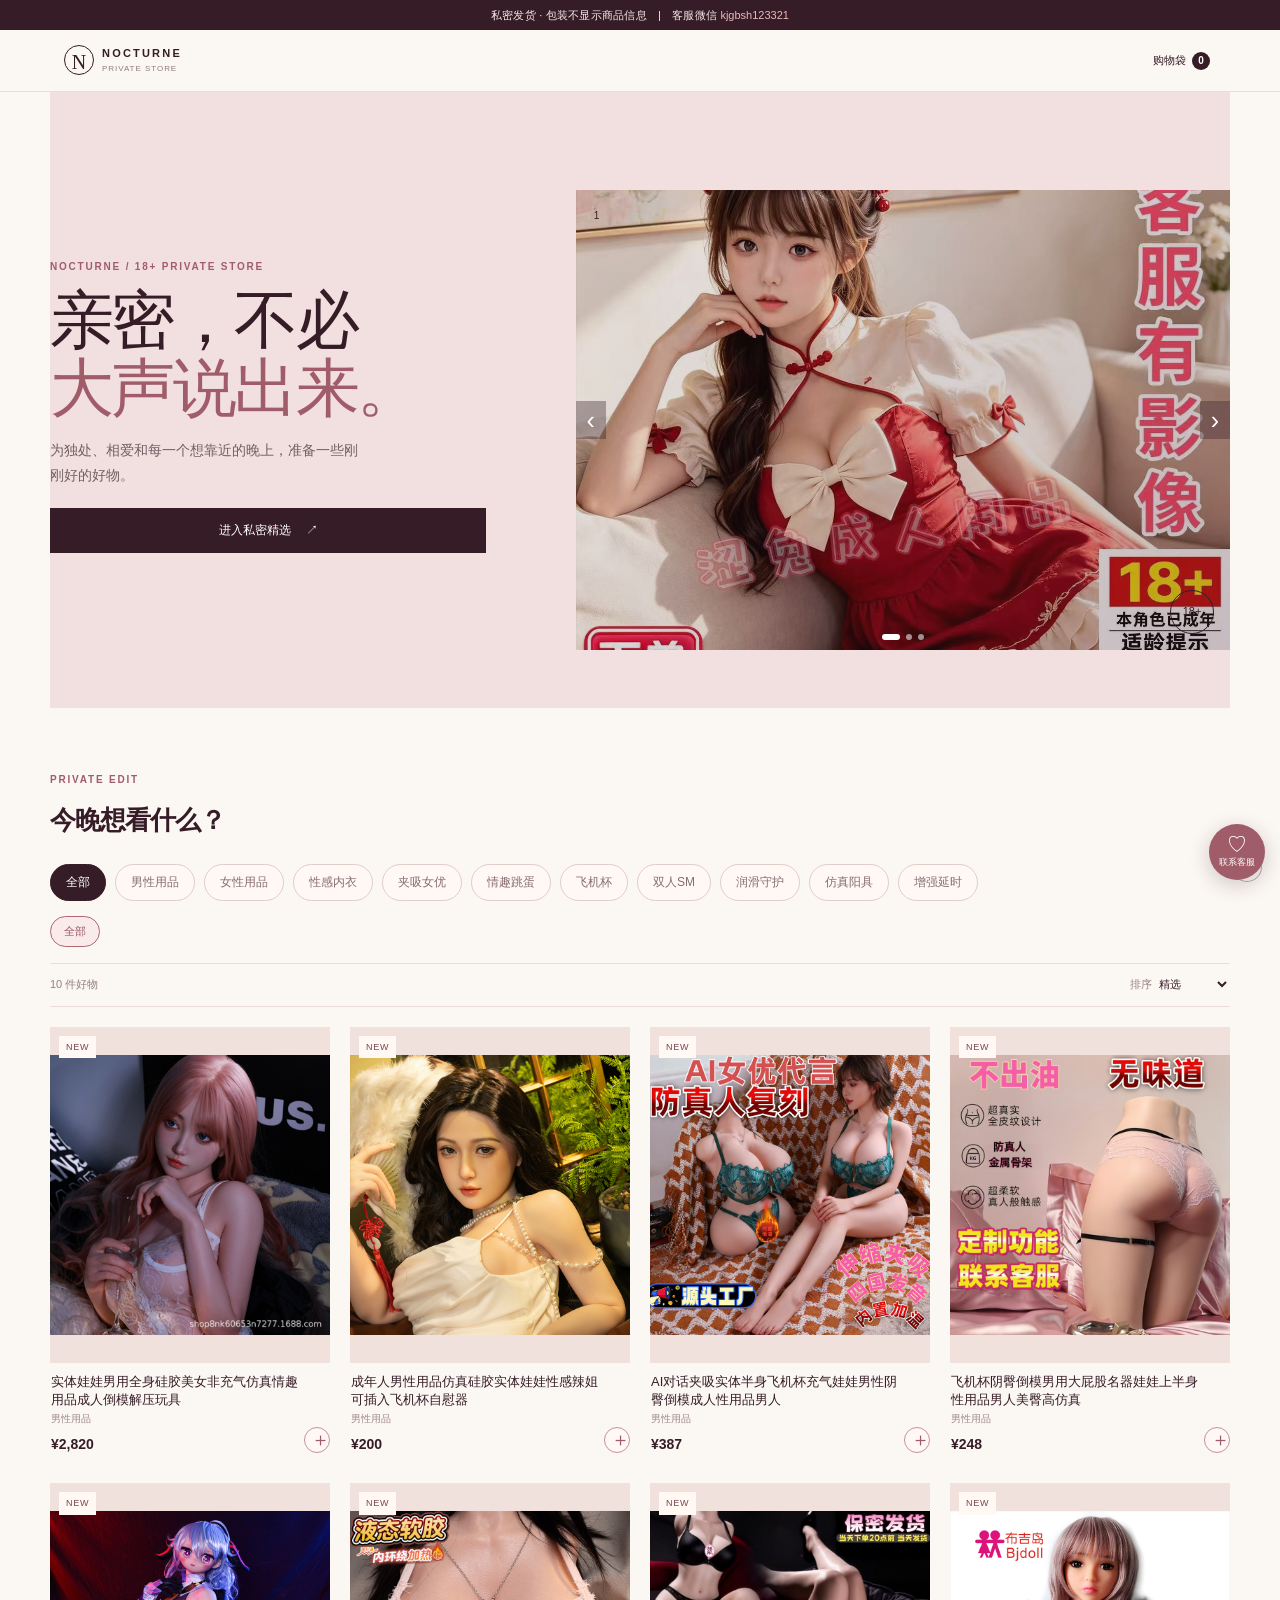
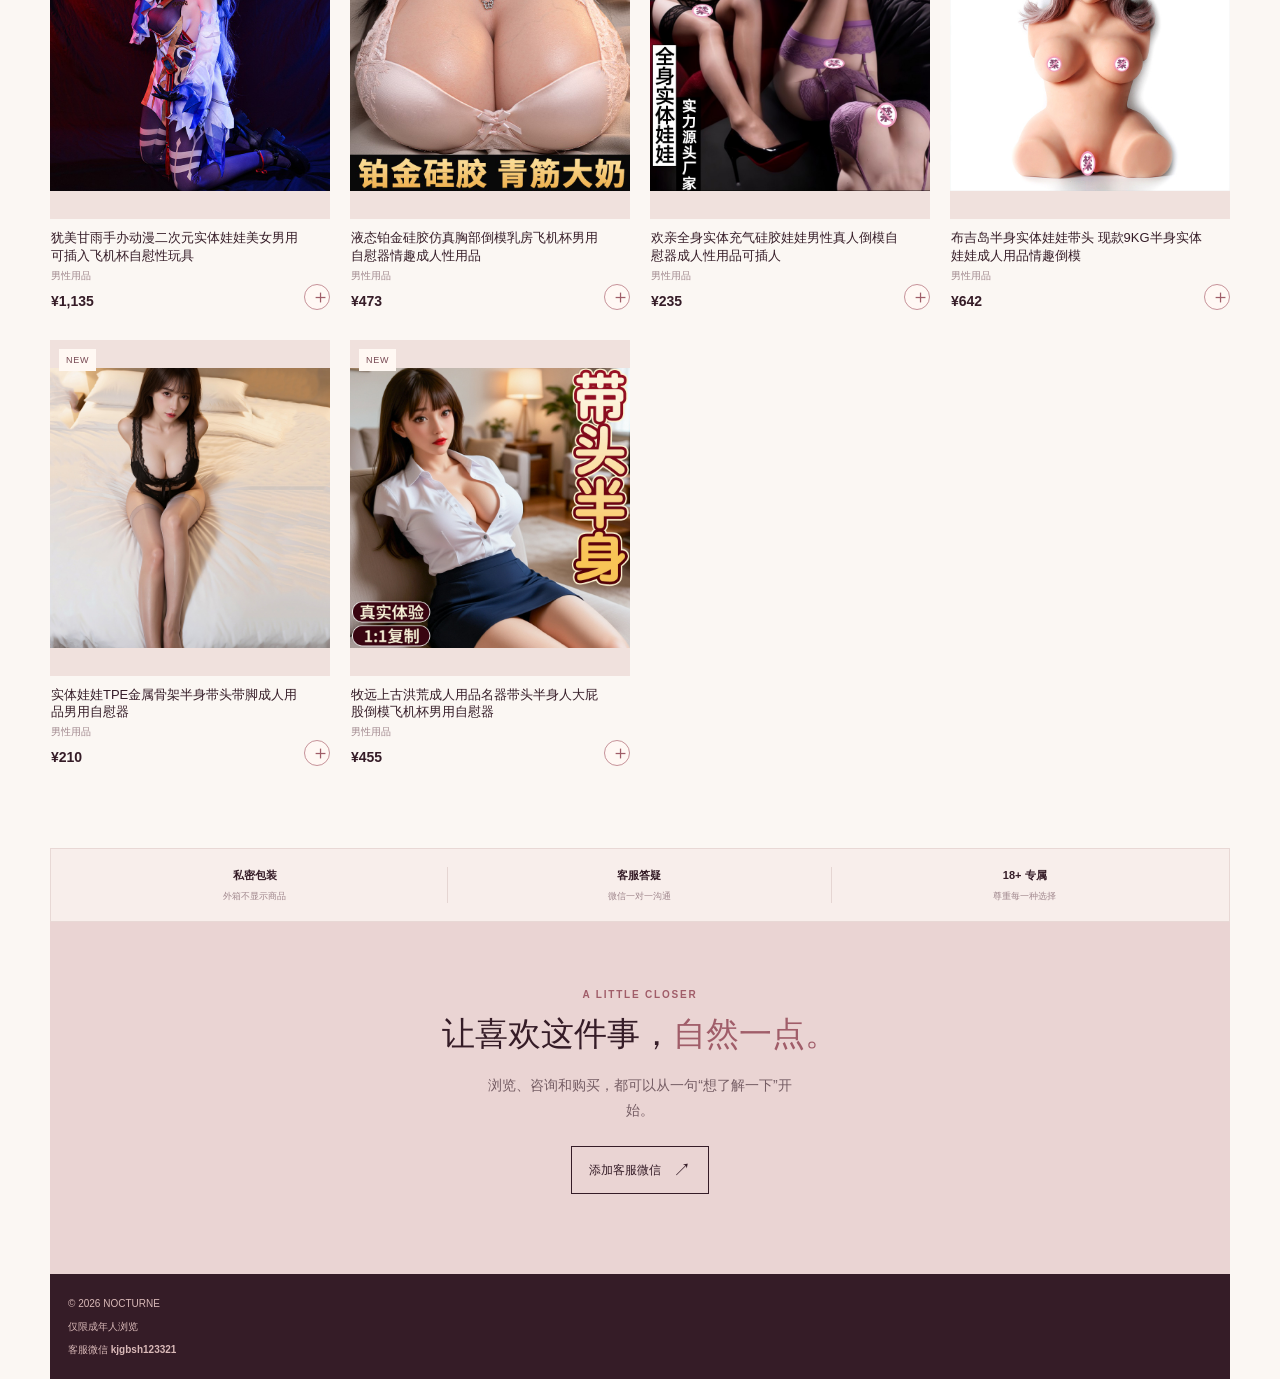
<file: index.html>
<!doctype html>
<html lang="zh-CN">
<head>
  <meta charset="utf-8" />
  <meta name="viewport" content="width=device-width, initial-scale=1" />
  <meta name="theme-color" content="#351c27" />
  <title>NOCTURNE · 私密生活方式商城</title>
  <link rel="stylesheet" href="./styles.css" />
  <link rel="stylesheet" href="./theme.css" />
  <link rel="stylesheet" href="./mobile.css" />
  <link rel="stylesheet" href="./carousel.css" />
  <link rel="stylesheet" href="./cover-admin.css" />
  <link rel="stylesheet" href="./admin-responsive.css" />
  <link rel="stylesheet" href="./static-gallery.css" />
</head>
<body>
  <div class="service-ticker">私密发货 · 包装不显示商品信息　|　客服微信 <button data-open-service>kjgbsh123321</button></div>
  <header class="mobile-header"><a class="mobile-brand" href="#top"><span class="brand-mark">N</span><span><strong>NOCTURNE</strong><small>PRIVATE STORE</small></span></a><div class="mobile-actions"><button class="bag-button" data-open-cart>购物袋 <b data-cart-count>0</b></button></div></header>
  <main id="top">
    <section class="mobile-hero"><div><p class="eyebrow">NOCTURNE / 18+ PRIVATE STORE</p><h1>亲密，不必<br /><em>大声说出来。</em></h1><p>为独处、相爱和每一个想靠近的晚上，准备一些刚刚好的好物。</p><a class="hero-cta" href="#shop">进入私密精选 <span>↗</span></a></div><div class="hero-carousel"><div class="hero-slides" data-hero-slides></div><button class="hero-arrow prev" data-hero-prev aria-label="上一张">‹</button><button class="hero-arrow next" data-hero-next aria-label="下一张">›</button><div class="hero-dots" data-hero-dots></div></div></section>
    <section class="shop-shell" id="shop"><div class="shop-title-row"><div><p class="eyebrow">PRIVATE EDIT</p><h2>今晚想看什么？</h2></div></div><div class="category-scroll" data-category-tabs></div><div class="subcategory-scroll" data-subcategory-tabs></div><div class="filter-row"><span data-product-count>0 件好物</span><label>排序 <select data-sort><option value="featured">精选</option><option value="price-low">价格低到高</option><option value="price-high">价格高到低</option></select></label></div><div class="product-grid" data-product-grid></div></section>
    <section class="trust-strip"><div><strong>私密包装</strong><span>外箱不显示商品</span></div><div><strong>客服答疑</strong><span>微信一对一沟通</span></div><div><strong>18+ 专属</strong><span>尊重每一种选择</span></div></section>
    <section class="brand-note"><p class="eyebrow">A LITTLE CLOSER</p><h2>让喜欢这件事，<em>自然一点。</em></h2><p>浏览、咨询和购买，都可以从一句“想了解一下”开始。</p><button class="outline-button" data-open-service>添加客服微信 <span>↗</span></button></section>
  </main>
  <footer class="mobile-footer"><span>© 2026 NOCTURNE</span><span>仅限成年人浏览</span><span>客服微信 <b data-footer-wechat>kjgbsh123321</b></span></footer>
  <button class="service-float" data-open-service><span>♡</span><small>联系客服</small></button>
  <div class="modal-backdrop" data-modal-backdrop hidden>
    <section class="bottom-sheet" data-cart-sheet hidden><div class="sheet-head"><h2>购物袋 <span data-cart-count>0</span></h2><button class="close-button" data-close-modal>×</button></div><div class="cart-items" data-cart-items></div><div class="cart-total"><span>合计</span><strong data-cart-total>¥0</strong></div><button class="full-button" data-checkout>联系客服购买 <span>↗</span></button></section>
    <section class="bottom-sheet service-sheet" data-service-sheet hidden><div class="sheet-head"><div><p class="eyebrow">PRIVATE SERVICE</p><h2>联系客服</h2></div><button class="close-button" data-close-modal>×</button></div><p class="service-big" data-service-wechat>kjgbsh123321</p><p class="sheet-muted">添加微信后，把商品名称或截图发给客服即可咨询。</p><button class="full-button" data-copy-wechat>复制客服微信</button></section>
    <section class="bottom-sheet product-sheet" data-product-sheet hidden><div class="sheet-head"><div><p class="eyebrow">PRODUCT DETAILS</p><h2 data-detail-name>商品详情</h2></div><button class="close-button" data-close-modal>×</button></div><div class="detail-media static-detail-media" data-detail-media></div><div class="detail-price" data-detail-price></div><p class="sheet-muted" data-detail-description></p><div class="detail-specs" data-detail-specs></div><div class="detail-variants" data-detail-variants></div><button class="full-button" data-detail-contact>联系客服购买 <span>↗</span></button></section>
  </div>
  <div class="toast" data-toast></div>
  <script src="./static-app.js?v=205d9aa"></script>
</body>
</html>
</file>
<file: styles.css>
:root{--ink:#1d2924;--muted:#69746e;--paper:#f6f5f0;--line:#d9ddd5;--accent:#e2f0e6;--warm:#e9d3bc;--serif:Georgia,'Times New Roman',serif;--sans:'DM Sans','Noto Sans SC',Arial,sans-serif}*{box-sizing:border-box}html{scroll-behavior:smooth}body{margin:0;background:var(--paper);color:var(--ink);font-family:var(--sans);font-size:15px;line-height:1.6}.announcement{height:32px;background:var(--ink);color:#f7f5ed;display:flex;align-items:center;justify-content:center;gap:18px;font-size:11px;letter-spacing:.06em}.announcement span{color:#c8dfce}.site-header{height:78px;padding:0 5.4vw;display:flex;align-items:center;justify-content:space-between;border-bottom:1px solid var(--line);background:rgba(246,245,240,.94);position:sticky;top:0;z-index:10;backdrop-filter:blur(10px)}.brand{display:flex;align-items:center;gap:10px;text-decoration:none;color:var(--ink)}.brand-mark{width:34px;height:34px;border:1px solid var(--ink);display:grid;place-items:center;font-size:18px;font-family:var(--serif)}.brand strong{display:block;font-size:12px;letter-spacing:.16em}.brand small{display:block;color:var(--muted);font-size:9px;letter-spacing:.13em;margin-top:-2px}.desktop-nav{display:flex;gap:30px;align-items:center;margin-left:10vw}.desktop-nav a,.text-button{border:0;background:none;color:var(--ink);font:inherit;text-decoration:none;cursor:pointer;font-size:13px}.desktop-nav a:hover,.text-button:hover{color:#5b876a}.header-actions{display:flex;align-items:center;gap:18px}.icon-button,.cart-button{border:0;background:none;font:inherit;color:var(--ink);cursor:pointer}.icon-button{font-size:26px;line-height:1}.cart-button{font-size:12px;letter-spacing:.05em}.cart-button b{display:inline-grid;place-items:center;background:var(--ink);color:#fff;width:18px;height:18px;border-radius:50%;font-size:10px;margin-left:5px}.hero{min-height:600px;padding:78px 8vw 88px;display:grid;grid-template-columns:1fr 1fr;gap:7vw;align-items:center;background:#e8eee7}.eyebrow{font-size:11px;letter-spacing:.18em;color:#66816d;margin:0 0 16px;font-weight:700}.hero h1{font-size:clamp(46px,6vw,84px);line-height:1.08;letter-spacing:-.04em;margin:0 0 26px;font-weight:500}.hero h1 em,.section-heading em,.story-copy em,.newsletter em{font-family:var(--serif);font-weight:400;color:#60806a}.hero-intro{max-width:410px;color:#506059;font-size:16px;margin-bottom:32px}.primary-button,.outline-button{display:inline-flex;align-items:center;justify-content:center;gap:18px;min-height:48px;padding:0 22px;border:1px solid var(--ink);text-decoration:none;color:var(--paper);background:var(--ink);font:inherit;font-size:13px;cursor:pointer;transition:.2s}.primary-button:hover{background:#5d8067;border-color:#5d8067}.primary-button span,.outline-button span{font-size:18px}.outline-button{background:transparent;color:var(--ink)}.outline-button:hover{background:var(--ink);color:var(--paper)}.hero-art{min-height:445px;position:relative;background:linear-gradient(145deg,#bbd1c1 0%,#e2d4bf 52%,#bdcdb9 100%);overflow:hidden}.hero-art:before{content:'';position:absolute;width:55%;aspect-ratio:1;background:#ebdfc4;border-radius:50%;left:22%;top:14%;box-shadow:inset -16px -12px 0 rgba(110,121,93,.12)}.hero-art:after{content:'';position:absolute;width:72%;height:28%;background:#667d6b;bottom:-6%;left:18%;transform:rotate(-9deg);border-radius:50%;opacity:.55}.hero-note{position:absolute;z-index:1;left:10%;top:11%;font-size:10px;letter-spacing:.16em;color:#34443a}.hero-note strong{font-size:24px;line-height:.85;letter-spacing:.03em}.hero-stamp{position:absolute;z-index:2;right:10%;bottom:12%;width:75px;height:75px;border:1px solid var(--ink);border-radius:50%;display:grid;place-items:center;text-align:center;font-size:10px;line-height:1.2;transform:rotate(12deg)}.ticker{height:48px;background:#d9e8dc;display:flex;align-items:center;justify-content:space-around;overflow:hidden;color:#597161;font-size:11px;letter-spacing:.18em;white-space:nowrap}.ticker i{font-style:normal;font-size:16px}.shop-section{padding:100px 8vw}.section-heading{display:flex;justify-content:space-between;gap:32px;align-items:end;margin-bottom:48px}.section-heading h2,.story-copy h2,.newsletter h2{font-size:clamp(34px,4vw,56px);font-weight:500;line-height:1.1;letter-spacing:-.035em;margin:0}.section-description{max-width:350px;color:var(--muted);margin:0 0 4px}.shop-toolbar{border-bottom:1px solid var(--line);display:flex;align-items:center;justify-content:space-between;margin-bottom:30px}.category-tabs{display:flex;gap:26px}.category-tabs button{border:0;background:none;padding:12px 0;margin-bottom:-1px;border-bottom:2px solid transparent;color:var(--muted);font:inherit;cursor:pointer}.category-tabs button.active{border-color:var(--ink);color:var(--ink)}.sort-select{color:var(--muted);font-size:12px}.sort-select select{border:0;background:transparent;font:inherit;color:var(--ink);cursor:pointer}.product-grid{display:grid;grid-template-columns:repeat(4,1fr);gap:18px}.product-card{min-width:0;position:relative}.product-media{aspect-ratio:1/1.16;background:#e9e6dc;overflow:hidden;position:relative}.product-media img,.product-media video{width:100%;height:100%;object-fit:cover;display:block;transition:transform .5s}.product-card:hover .product-media img,.product-card:hover .product-media video{transform:scale(1.04)}.product-badge{position:absolute;top:12px;left:12px;background:#f7f5ed;padding:4px 8px;font-size:10px;letter-spacing:.08em}.product-info{padding:14px 0 4px}.product-name{margin:0 0 4px;font-weight:600;font-size:14px}.product-meta{display:flex;justify-content:space-between;color:var(--muted);font-size:12px}.add-button{position:absolute;right:0;bottom:4px;border:0;background:none;color:var(--ink);font-size:21px;cursor:pointer}.story-section{display:grid;grid-template-columns:1fr 1fr;min-height:530px;background:#e3eadf}.story-image{background:linear-gradient(135deg,#c5d4c8,#d5bfa7);position:relative;overflow:hidden}.story-image:before{content:'';position:absolute;width:45%;height:90%;left:27%;bottom:-20%;background:#a3bda8;border-radius:48% 48% 0 0;transform:rotate(8deg)}.story-image span{position:absolute;top:32px;left:35px;font-size:11px;letter-spacing:.18em;line-height:1.7}.story-copy{padding:92px 10vw 78px 8vw}.story-copy p:not(.eyebrow){max-width:410px;color:#59675e;margin:30px 0}.newsletter{text-align:center;padding:104px 24px 112px}.newsletter>p:not(.eyebrow){color:var(--muted);margin:18px auto 28px}.newsletter form{display:flex;max-width:430px;margin:auto;border-bottom:1px solid var(--ink)}.newsletter input{flex:1;border:0;background:transparent;outline:0;font:inherit;padding:12px 0}.newsletter .primary-button{border-bottom:0}.site-footer{border-top:1px solid var(--line);padding:26px 5.4vw;display:flex;justify-content:space-between;color:var(--muted);font-size:10px;letter-spacing:.08em}.modal-backdrop{position:fixed;inset:0;background:rgba(22,29,25,.34);z-index:20}.drawer{position:absolute;right:0;top:0;height:100%;width:min(440px,100%);background:var(--paper);padding:30px;overflow:auto;box-shadow:-18px 0 50px rgba(22,29,25,.12)}.drawer-head{display:flex;align-items:start;justify-content:space-between;border-bottom:1px solid var(--line);padding-bottom:18px;margin-bottom:24px}.drawer-head h2{margin:5px 0 0;font-size:25px;font-weight:500}.drawer-head h2 span{font-size:12px;color:var(--muted);vertical-align:middle}.close-button{border:0;background:none;font-size:28px;cursor:pointer;color:var(--muted)}.cart-items{display:grid;gap:18px}.cart-row{display:grid;grid-template-columns:70px 1fr auto;gap:12px;align-items:center}.cart-row img{width:70px;height:78px;object-fit:cover}.cart-row p{margin:0;font-size:13px}.cart-row small{color:var(--muted)}.remove-item{border:0;background:none;color:var(--muted);cursor:pointer}.cart-total{display:flex;justify-content:space-between;border-top:1px solid var(--line);margin-top:28px;padding:20px 0;font-size:14px}.cart-total strong{font-size:20px}.full-width{width:100%}.admin-intro{font-size:13px;color:var(--muted);margin:0 0 24px}.product-form{display:grid;gap:16px}.product-form label{font-size:12px;color:var(--muted);display:grid;gap:6px}.product-form input,.product-form textarea,.product-form select{width:100%;border:1px solid var(--line);background:#fff;padding:11px 12px;font:inherit;color:var(--ink);outline:0}.product-form input:focus,.product-form textarea:focus,.product-form select:focus{border-color:#6f9279}.form-row{display:grid;grid-template-columns:1fr 1fr;gap:12px}.upload-box{min-height:118px;border:1px dashed #a7b4aa;padding:18px;text-align:center;display:grid!important;place-items:center;cursor:pointer;background:#f1f4ef}.upload-box input{display:none}.upload-icon{font-size:24px;color:#62816b}.upload-box strong{font-size:13px;color:var(--ink)}.upload-box small{font-size:10px}.admin-list{border-top:1px solid var(--line);margin-top:28px;padding-top:22px}.list-heading{display:flex;justify-content:space-between;align-items:center}.list-heading h3{margin:0;font-size:14px}.admin-product{display:flex;align-items:center;gap:10px;border-bottom:1px solid var(--line);padding:12px 0}.admin-product img{width:42px;height:48px;object-fit:cover}.admin-product div{flex:1}.admin-product p{margin:0;font-size:12px}.admin-product small{color:var(--muted)}.admin-delete{border:0;background:none;color:#b36b62;cursor:pointer}.toast{position:fixed;left:50%;bottom:26px;transform:translate(-50%,20px);background:var(--ink);color:#fff;padding:11px 18px;font-size:12px;opacity:0;pointer-events:none;transition:.25s;z-index:30}.toast.show{opacity:1;transform:translate(-50%,0)}[hidden]{display:none!important}@media(max-width:800px){.site-header{padding:0 20px}.desktop-nav{display:none}.hero{grid-template-columns:1fr;padding:56px 24px 48px;gap:34px}.hero-art{min-height:330px}.shop-section{padding:70px 24px}.section-heading{display:block}.section-description{margin-top:20px}.product-grid{grid-template-columns:repeat(2,1fr);gap:22px 12px}.story-section{grid-template-columns:1fr}.story-image{min-height:340px}.story-copy{padding:60px 24px}.site-footer{padding:24px;display:grid;gap:9px}.ticker{justify-content:flex-start;gap:30px;padding-left:24px}.ticker span:nth-of-type(n+3),.ticker i:nth-of-type(n+3){display:none}.shop-toolbar{display:block;padding-bottom:12px}.sort-select{display:block;margin-top:12px}.category-tabs{gap:18px;overflow:auto}.drawer{padding:24px}}
</file>
<file: theme.css>
:root{--ink:#351c27;--muted:#806b73;--paper:#fbf7f3;--line:#e8d9d6;--serif:'Cormorant Garamond',Georgia,serif}
body{background:var(--paper);color:var(--ink)}body:before{content:'18+';position:fixed;right:18px;bottom:18px;width:28px;height:28px;border:1px solid rgba(53,28,39,.35);border-radius:50%;display:grid;place-items:center;color:rgba(53,28,39,.55);font-size:9px;z-index:4;background:rgba(251,247,243,.75)}
.announcement{background:#351c27;color:#f8ede9}.announcement span{color:#e6baba}.site-header{background:rgba(251,247,243,.94);border-bottom-color:var(--line)}.brand-mark{border-color:var(--ink);border-radius:50%;font-family:var(--serif);font-size:20px}.brand strong{letter-spacing:.22em}.desktop-nav a:hover,.text-button:hover{color:#a55f67}.hero{background:#efe2df;min-height:625px}.hero h1{font-family:var(--serif);font-size:clamp(54px,6.5vw,92px);font-weight:500;letter-spacing:-.04em}.hero h1 em,.section-heading em,.story-copy em,.newsletter em{color:#a55f67}.hero-intro{color:#6f5960}.primary-button{background:var(--ink);border-color:var(--ink)}.primary-button:hover{background:#a55f67;border-color:#a55f67}
.hero-art{background-image:linear-gradient(rgba(61,28,39,.06),rgba(61,28,39,.14)),url('https://images.unsplash.com/photo-1519710164239-da123dc03ef4?auto=format&fit=crop&w=1200&q=85');background-position:center;background-size:cover}.hero-art:before{width:40%;height:65%;left:30%;top:24%;background:rgba(242,224,214,.7);border-radius:50% 50% 12% 12%;box-shadow:inset -16px -12px 0 rgba(165,95,103,.12)}.hero-art:after{width:80%;height:25%;background:#6d414f;bottom:-7%;left:14%;opacity:.47}.hero-note{color:#351c27}.hero-stamp{border-color:#351c27}.ticker{background:#efd3d0;color:#70464f}.shop-section{background:#fbf7f3}.category-tabs button.active{border-color:#a55f67}.product-media{background:#f0e2dc}.product-badge{background:#fff8f3;color:#6f3f4b}.story-section{background:#ead7d5}.story-image{background-image:linear-gradient(rgba(93,46,57,.05),rgba(93,46,57,.17)),url('https://images.unsplash.com/photo-1518391846015-55a9cc003b25?auto=format&fit=crop&w=1200&q=85');background-position:center;background-size:cover}.story-image:before{background:rgba(205,157,157,.75)}.story-copy p:not(.eyebrow){color:#725e65}.newsletter{background:#f3e5e1}.site-footer{background:#351c27;border-top-color:#351c27;color:#d9b9b8}.drawer{background:#fbf7f3}.upload-box{background:#f8eeeb;border-color:#cfa8a8}.admin-delete{color:#a55f67}.toast{background:#351c27}
</file>
<file: mobile.css>
*{box-sizing:border-box}html{scroll-behavior:smooth}body{margin:0;background:#fbf7f3;color:#351c27;font-family:'Noto Sans SC','DM Sans',sans-serif;font-size:14px}.service-ticker{height:30px;background:#351c27;color:#f8e9e8;text-align:center;white-space:nowrap;overflow:hidden;font-size:11px;line-height:30px;letter-spacing:.02em}.service-ticker button{border:0;background:none;color:#efb8b8;font:inherit;padding:0;cursor:pointer}.mobile-header{height:62px;display:flex;align-items:center;justify-content:space-between;padding:0 18px;background:rgba(251,247,243,.96);border-bottom:1px solid #eadcda;position:sticky;top:0;z-index:10}.mobile-brand{display:flex;align-items:center;gap:8px;color:#351c27;text-decoration:none}.mobile-brand .brand-mark{width:30px;height:30px;border:1px solid #351c27;border-radius:50%;display:grid;place-items:center;font-family:Georgia,serif}.mobile-brand strong{display:block;font-size:11px;letter-spacing:.2em}.mobile-brand small{display:block;color:#927b83;font-size:8px;letter-spacing:.12em}.mobile-actions{display:flex;align-items:center;gap:13px}.header-icon,.bag-button{border:0;background:none;color:#351c27;font:inherit;cursor:pointer}.header-icon{font-size:24px;line-height:1}.bag-button{font-size:11px}.bag-button b{display:inline-grid;place-items:center;background:#351c27;color:#fff;width:18px;height:18px;border-radius:50%;font-size:10px;margin-left:3px}.mobile-hero{padding:32px 18px 22px;background:#f1e0df}.mobile-hero h1{margin:0 0 15px;font-family:Georgia,serif;font-size:46px;line-height:1.06;font-weight:400;letter-spacing:-.04em}.mobile-hero h1 em,.brand-note h2 em{color:#a05d69;font-style:normal}.mobile-hero p:not(.eyebrow){color:#725f66;line-height:1.8;margin:0 0 20px;max-width:310px}.eyebrow{font-size:10px;letter-spacing:.18em;color:#a05d69;font-weight:700;margin:0 0 12px}.hero-cta,.full-button{display:flex;align-items:center;justify-content:center;gap:15px;height:45px;background:#351c27;color:#fff;text-decoration:none;border:1px solid #351c27;font:inherit;font-size:12px;cursor:pointer}.hero-image{height:230px;margin-top:28px;background:linear-gradient(130deg,rgba(65,29,43,.1),rgba(65,29,43,.25)),url('https://images.unsplash.com/photo-1519710164239-da123dc03ef4?auto=format&fit=crop&w=900&q=85') center/cover;position:relative}.hero-image span{position:absolute;top:18px;left:18px;font-size:10px;letter-spacing:.18em;line-height:1.6}.hero-image b{position:absolute;right:16px;bottom:16px;border:1px solid #351c27;border-radius:50%;width:44px;height:44px;display:grid;place-items:center;font-size:11px;font-weight:500}.shop-shell{padding:30px 18px 40px}.shop-title-row{display:flex;align-items:end;justify-content:space-between;gap:12px}.shop-title-row h2{margin:0;font-size:26px;letter-spacing:-.04em;font-weight:600}.manage-link{border:0;background:none;color:#a05d69;font:inherit;font-size:11px;padding:5px 0;border-bottom:1px solid #a05d69;cursor:pointer}.category-scroll,.subcategory-scroll{display:flex;gap:9px;overflow-x:auto;padding:22px 0 3px;scrollbar-width:none}.category-scroll::-webkit-scrollbar,.subcategory-scroll::-webkit-scrollbar{display:none}.category-chip,.sub-chip{border:1px solid #e1cdca;background:#fff8f4;color:#876c74;white-space:nowrap;padding:8px 15px;border-radius:20px;font:inherit;font-size:12px;cursor:pointer}.category-chip.active{background:#351c27;color:#fff;border-color:#351c27}.subcategory-scroll{padding-top:12px;padding-bottom:16px}.sub-chip{padding:6px 13px;background:transparent;font-size:11px}.sub-chip.active{border-color:#ad6971;color:#9c5762;background:#faebeb}.filter-row{border-top:1px solid #eadcda;border-bottom:1px solid #eadcda;display:flex;justify-content:space-between;align-items:center;padding:12px 0;color:#967e84;font-size:11px}.filter-row select{border:0;background:none;color:#351c27;font:inherit;outline:0}.product-grid{display:grid;grid-template-columns:repeat(2,minmax(0,1fr));gap:25px 12px;padding-top:20px}.product-card{min-width:0;position:relative;cursor:pointer}.product-media{aspect-ratio:1/1.2;background:#f0e1dd;overflow:hidden;position:relative}.product-media img,.product-media video{width:100%;height:100%;object-fit:cover;display:block}.product-badge{position:absolute;top:9px;left:9px;background:#fff8f3;color:#754651;padding:4px 7px;font-size:9px}.product-info{padding:10px 1px 0;position:relative;min-height:65px}.product-info h3{margin:0 24px 3px 0;font-size:13px;font-weight:500;line-height:1.35}.product-info p{margin:0;color:#a0878d;font-size:10px}.product-info strong{display:block;margin-top:6px;font-size:14px;font-weight:600}.add-button{position:absolute;right:0;bottom:2px;width:26px;height:26px;border:1px solid #c69299;border-radius:50%;background:#fff8f4;color:#9f5d68;font-size:19px;line-height:20px;cursor:pointer}.trust-strip{display:grid;grid-template-columns:repeat(3,1fr);border-top:1px solid #e8d8d5;border-bottom:1px solid #e8d8d5;padding:18px 12px;background:#f8eeeb}.trust-strip div{text-align:center;border-right:1px solid #e5d5d2}.trust-strip div:last-child{border:0}.trust-strip strong,.trust-strip span{display:block}.trust-strip strong{font-size:11px;font-weight:600}.trust-strip span{color:#a0878d;font-size:9px;margin-top:4px}.brand-note{padding:65px 24px 80px;text-align:center;background:#ead4d3}.brand-note h2{font-family:Georgia,serif;font-size:33px;font-weight:400;line-height:1.2;margin:0}.brand-note p:not(.eyebrow){color:#765e65;line-height:1.8;margin:18px auto 23px;max-width:330px}.outline-button{display:inline-flex;align-items:center;gap:12px;height:42px;padding:0 17px;border:1px solid #351c27;background:transparent;color:#351c27;font:inherit;font-size:12px;cursor:pointer}.mobile-footer{display:grid;gap:8px;background:#351c27;color:#d9b9b8;padding:22px 18px;font-size:10px;line-height:1.5}.service-float{position:fixed;right:15px;bottom:20px;width:56px;height:56px;border:0;border-radius:50%;background:#a05d69;color:#fff;z-index:9;box-shadow:0 5px 20px rgba(53,28,39,.22);cursor:pointer}.service-float span{display:block;font-size:20px;line-height:17px}.service-float small{font-size:9px}.modal-backdrop{position:fixed;inset:0;background:rgba(33,18,26,.45);z-index:20}.bottom-sheet{position:absolute;left:0;right:0;bottom:0;max-height:91vh;overflow:auto;border-radius:18px 18px 0 0;background:#fbf7f3;padding:20px 18px 28px;box-shadow:0 -10px 40px rgba(49,24,36,.16)}.sheet-head{display:flex;justify-content:space-between;align-items:flex-start;border-bottom:1px solid #eadcda;padding-bottom:15px;margin-bottom:18px}.sheet-head h2{margin:4px 0 0;font-size:22px;font-weight:500}.sheet-head h2 span{font-size:11px;color:#a0878d;vertical-align:middle}.close-button{border:0;background:none;color:#967e84;font-size:27px;line-height:1;cursor:pointer}.cart-items{display:grid;gap:13px}.cart-row{display:grid;grid-template-columns:58px 1fr auto;gap:10px;align-items:center}.cart-row img{width:58px;height:68px;object-fit:cover}.cart-row p{margin:0;font-size:12px}.cart-row small{color:#a0878d}.remove-item{border:0;background:none;color:#a05d69;font-size:10px}.cart-total{display:flex;justify-content:space-between;border-top:1px solid #eadcda;margin-top:21px;padding:17px 0;font-size:13px}.cart-total strong{font-size:19px}.full-button{width:100%;margin-top:4px}.service-big{text-align:center;font-size:27px;letter-spacing:.08em;color:#8e4f5d;margin:30px 0 12px}.sheet-muted{color:#8e797f;font-size:12px;line-height:1.8}.service-sheet .sheet-muted{text-align:center}.detail-media{height:270px;background:#f0e1dd;margin:0 -18px 17px}.detail-media img,.detail-media video{width:100%;height:100%;object-fit:cover}.detail-price{color:#9f5966;font-size:23px;font-weight:600}.detail-specs{display:grid;grid-template-columns:1fr 1fr;gap:8px;margin:17px 0}.detail-specs span{background:#f5e8e5;padding:9px;color:#826a71;font-size:11px}.admin-form{display:grid;gap:13px}.admin-form label{display:grid;gap:6px;color:#876f76;font-size:11px}.admin-form input,.admin-form textarea,.admin-form select{width:100%;border:1px solid #e5d5d2;background:#fffaf7;padding:10px 11px;color:#351c27;font:inherit;font-size:13px;outline:0}.admin-form input:focus,.admin-form textarea:focus,.admin-form select:focus{border-color:#a05d69}.form-grid{display:grid;grid-template-columns:1fr 1fr;gap:10px}.upload-box{min-height:105px;border:1px dashed #c89da1;background:#f8eeeb;text-align:center;display:grid!important;place-items:center;padding:13px;cursor:pointer}.upload-box input{display:none}.upload-icon{font-size:23px;color:#a05d69}.upload-box strong{font-size:12px;color:#5f3a45}.upload-box small{font-size:9px;color:#a0878d}.login-error{color:#a05d69;font-size:11px;margin:0}.admin-tabs{display:flex;gap:18px;border-bottom:1px solid #eadcda;margin-bottom:18px}.admin-tabs button{border:0;background:none;padding:0 0 10px;color:#9b8389;font:inherit;font-size:12px;cursor:pointer}.admin-tabs button.active{color:#351c27;border-bottom:2px solid #a05d69}.admin-tabs .logout-button{margin-left:auto;color:#a05d69}.admin-list{border-top:1px solid #eadcda;margin-top:22px;padding-top:17px}.list-heading{display:flex;justify-content:space-between;align-items:center;margin-bottom:7px}.list-heading h3{margin:0;font-size:13px}.text-button{border:0;background:none;color:#a05d69;font:inherit;font-size:10px;cursor:pointer}.admin-product,.admin-category{display:flex;align-items:center;gap:9px;border-bottom:1px solid #eee0dd;padding:10px 0}.admin-product img{width:39px;height:46px;object-fit:cover}.admin-product div{flex:1}.admin-product p{margin:0;font-size:11px}.admin-product small,.admin-category span{color:#a0878d;font-size:10px}.admin-category strong{font-size:12px}.admin-category span{flex:1}.admin-delete{border:0;background:none;color:#a05d69;font-size:10px;cursor:pointer}.toast{position:fixed;left:50%;bottom:88px;transform:translate(-50%,16px);background:#351c27;color:#fff;padding:10px 15px;font-size:11px;opacity:0;pointer-events:none;transition:.25s;z-index:30;white-space:nowrap}.toast.show{opacity:1;transform:translate(-50%,0)}[hidden]{display:none!important}@media(min-width:801px){body{max-width:520px;margin:0 auto;box-shadow:0 0 45px rgba(53,28,39,.08);min-height:100vh}.mobile-header{max-width:520px}.mobile-hero{padding-top:45px}.product-grid{gap:25px 16px}}
/* Keep full product images visible on phones; product cards may letterbox tall or wide source photos. */
.product-media img,.product-media video{object-fit:contain;background:#f0e1dd}
</file>
<file: carousel.css>
.hero-carousel{height:230px;margin-top:28px;position:relative;overflow:hidden;background:#e4cfcd}.hero-slides,.hero-slide{position:absolute;inset:0}.hero-slide{background-position:center;background-size:cover;opacity:0;transition:opacity .45s ease}.hero-slide.active{opacity:1}.hero-slide span{position:absolute;top:18px;left:18px;font-size:10px;letter-spacing:.18em;line-height:1.6}.hero-slide small{position:absolute;left:18px;bottom:17px;color:#fff;font-size:10px;text-shadow:0 1px 8px rgba(0,0,0,.35)}.hero-slide b{position:absolute;right:16px;bottom:16px;border:1px solid #351c27;border-radius:50%;width:44px;height:44px;display:grid;place-items:center;font-size:11px;font-weight:500}.hero-arrow{position:absolute;top:50%;transform:translateY(-50%);border:0;background:rgba(53,28,39,.36);color:#fff;width:30px;height:38px;font-size:25px;line-height:1;cursor:pointer;z-index:2}.hero-arrow.prev{left:0}.hero-arrow.next{right:0}.hero-dots{position:absolute;bottom:10px;right:50%;transform:translateX(50%);display:flex;gap:6px;z-index:2}.hero-dots button{width:6px;height:6px;border-radius:50%;border:0;background:rgba(255,255,255,.55);padding:0;cursor:pointer}.hero-dots button.active{width:18px;border-radius:5px;background:#fff}
</file>
<file: cover-admin.css>
.admin-cover{display:flex;align-items:center;gap:9px;border-bottom:1px solid #eee0dd;padding:10px 0}.admin-cover img{width:58px;height:38px;object-fit:cover}.admin-cover div{flex:1}.admin-cover strong,.admin-cover small{display:block}.admin-cover strong{font-size:11px}.admin-cover small{color:#a0878d;font-size:9px;margin-top:3px}
</file>
<file: admin-responsive.css>
/* Final layout pass: keep the storefront usable on phones and desktops. */
html, body { overflow-x: hidden; }
.form-hint { margin: -4px 0 0; color: #a0878d; font-size: 10px; line-height: 1.6; }
.category-editor { border-bottom: 1px solid #eee0dd; padding: 14px 0; }
.category-editor-head, .subcategory-editor, .subcategory-add-row { display: flex; align-items: center; gap: 8px; }
.category-editor-head input, .subcategory-editor input, .subcategory-add-row input { min-width: 0; flex: 1; border: 1px solid #e5d5d2; background: #fffaf7; padding: 8px 9px; color: #351c27; font: inherit; font-size: 12px; }
.category-editor-head input { font-weight: 600; }
.editor-actions { display: flex; gap: 8px; flex: none; }
.subcategory-editor-list { display: grid; gap: 7px; margin: 9px 0 9px 14px; }
.subcategory-editor { min-width: 0; }
.subcategory-add-row { margin-left: 14px; }
.subcategory-add-row input { font-size: 11px; }
.text-button, .admin-delete { white-space: nowrap; }
.admin-tabs { overflow-x: auto; scrollbar-width: none; padding-bottom: 1px; }
.admin-tabs::-webkit-scrollbar { display: none; }
@media (min-width: 801px) {
  body { max-width: none; margin: 0; box-shadow: none; }
  .mobile-header { max-width: none; padding: 0 clamp(24px, 5vw, 80px); }
  .mobile-hero, .shop-shell, .trust-strip, .brand-note, .mobile-footer { width: min(1180px, calc(100% - 48px)); margin-inline: auto; }
  .mobile-hero { display: grid; grid-template-columns: minmax(280px, .8fr) minmax(480px, 1.2fr); gap: clamp(36px, 7vw, 110px); align-items: center; padding: 70px 0 58px; }
  .mobile-hero > div:first-child { max-width: 440px; }
  .mobile-hero h1 { font-size: clamp(48px, 5vw, 76px); }
  .shop-shell { padding: 64px 0 80px; }
  .product-grid { grid-template-columns: repeat(4, minmax(0, 1fr)); gap: 28px 20px; }
  .hero-carousel { height: min(42vw, 460px); min-height: 300px; }
  .trust-strip { border-inline: 1px solid #e8d8d5; }
  .bottom-sheet { left: 50%; right: auto; width: min(620px, calc(100% - 40px)); transform: translateX(-50%); border-radius: 18px 18px 0 0; }
  .admin-sheet { max-height: 88vh; }
}
@media (max-width: 420px) {
  .admin-sheet { padding-inline: 14px; }
  .admin-tabs { gap: 14px; }
  .admin-tabs button { font-size: 11px; }
  .category-editor-head, .subcategory-editor, .subcategory-add-row { gap: 5px; }
  .category-editor-head input, .subcategory-editor input, .subcategory-add-row input { padding-inline: 7px; }
}
</file>
<file: static-gallery.css>
.static-detail-media{display:grid;grid-template-columns:repeat(2,minmax(0,1fr));gap:8px;height:auto!important;background:transparent!important;padding:0 18px 16px;margin:0 -18px 17px}.static-detail-media img,.static-detail-media video{width:100%;height:220px;object-fit:contain;background:#f0e1dd}.detail-variants{display:grid;gap:10px;margin:15px 0}.variant-display{border-top:1px solid #eadcda;padding-top:10px}.variant-display b{display:block;font-size:11px;margin-bottom:7px}.variant-display span{display:inline-block;border:1px solid #e1cdca;border-radius:14px;padding:5px 10px;margin:0 5px 5px 0;color:#876c74;font-size:10px}
</file>
